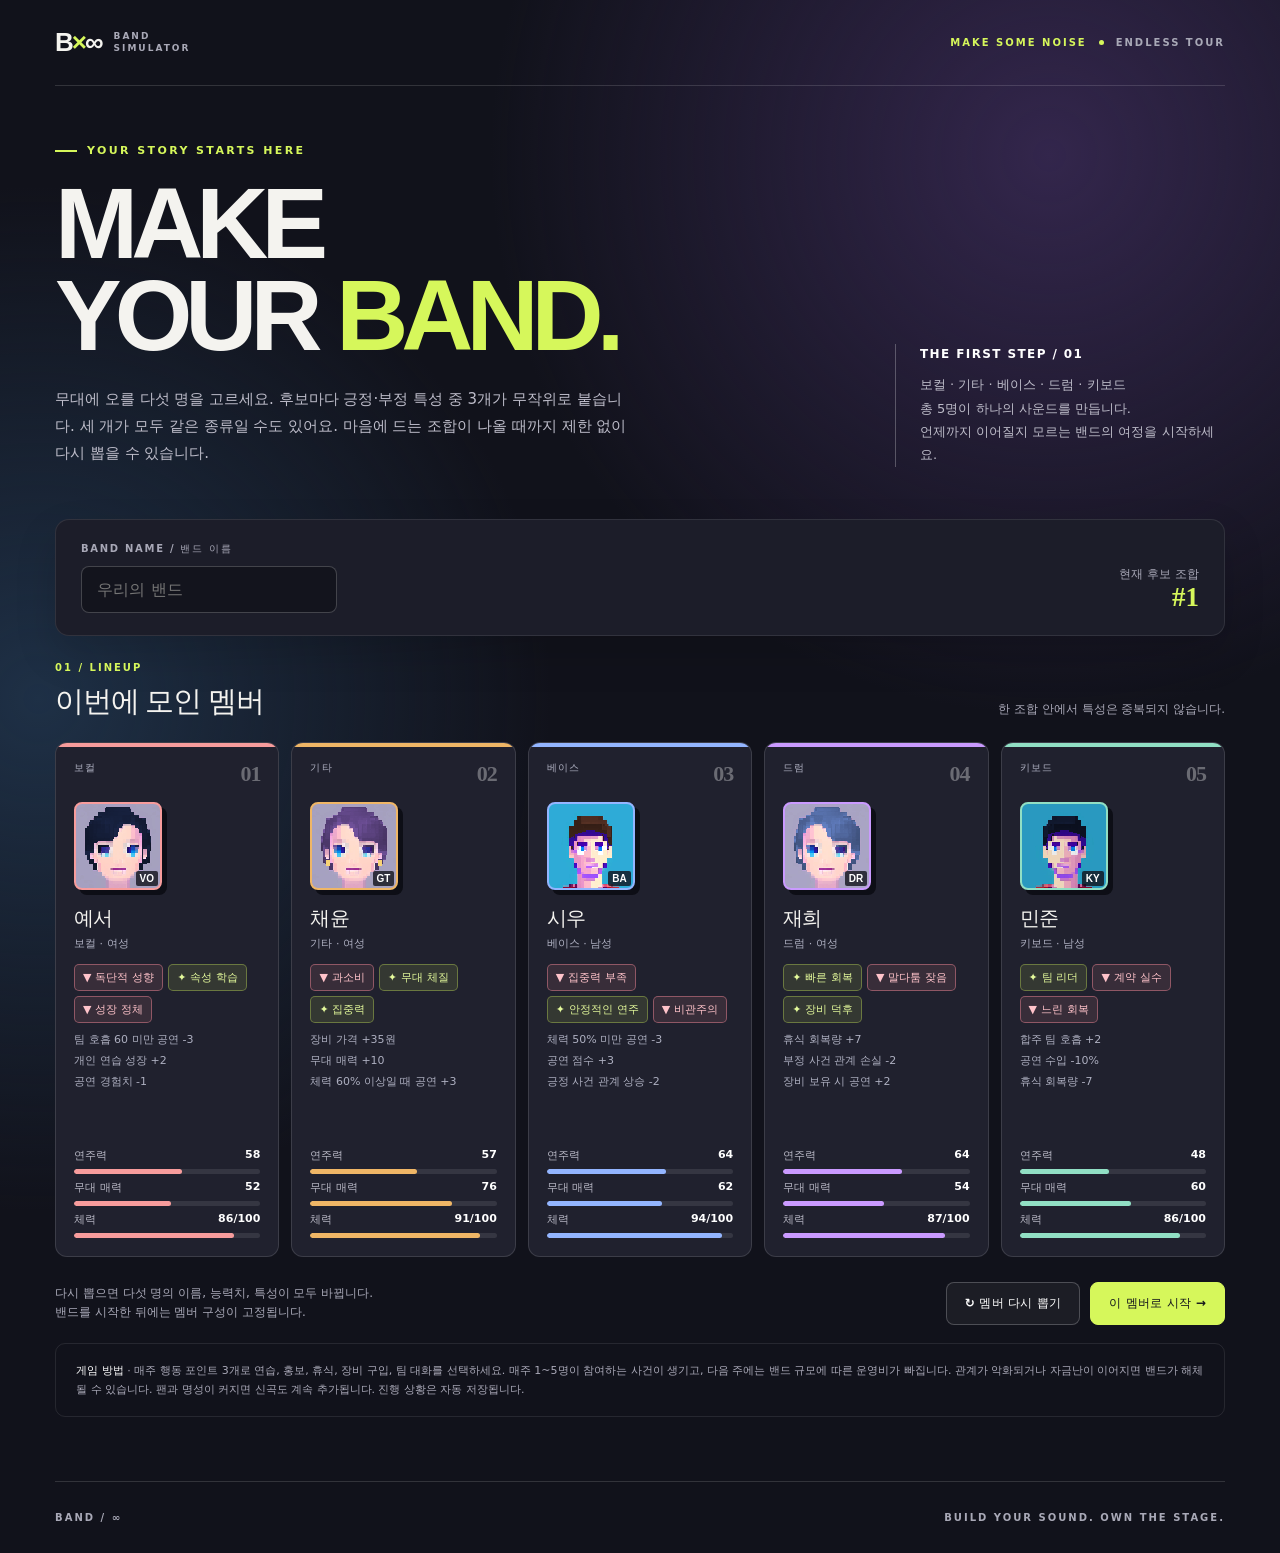
<file: bandsm/index.html>
<!doctype html>
<html lang="ko">
<head>
  <meta charset="utf-8">
  <meta name="viewport" content="width=device-width, initial-scale=1">
  <meta name="theme-color" content="#11121b">
  <title>BAND / ∞ — 밴드 시뮬레이션</title>
  <link rel="stylesheet" href="style.css">
  <script src="game.js" defer></script>
</head>
<body>
  <div class="site-shell">
    <header class="site-header">
      <a class="brand" href="./index.html" aria-label="BAND / 무한 처음으로"><span class="brand-mark">B<span>×</span>∞</span><span class="brand-copy">BAND<br>SIMULATOR</span></a>
      <div class="header-right"><span class="header-kicker">MAKE SOME NOISE</span><span class="header-dot" aria-hidden="true"></span><span>ENDLESS TOUR</span></div>
    </header>
    <main id="app" aria-live="polite"></main>
    <footer class="site-footer"><span>BAND / ∞</span><span>BUILD YOUR SOUND. OWN THE STAGE.</span></footer>
  </div>
</body>
</html>
</file>
<file: bandsm/style.css>
:root{font-family:'DM Sans','Noto Sans KR',system-ui,sans-serif;color:#f4f3ef;background:#11121b;font-synthesis:none;scroll-behavior:smooth}*{box-sizing:border-box}body{margin:0;min-width:320px;background:radial-gradient(circle at 82% 10%,#33264c 0,transparent 32%),radial-gradient(circle at 3% 45%,#1e3046 0,transparent 34%),#11121b}button,input{font:inherit}button{cursor:pointer}button:disabled{cursor:not-allowed;opacity:.45}button:focus-visible,input:focus-visible{outline:3px solid #e5ff6e;outline-offset:3px}a{color:inherit}.site-shell{max-width:1440px;min-height:100vh;margin:auto;padding:0 clamp(18px,4.3vw,64px)}.site-header,.site-footer{display:flex;justify-content:space-between;align-items:center}.site-header{height:86px;border-bottom:1px solid #ffffff23}.brand{display:flex;gap:12px;align-items:center;text-decoration:none}.brand-mark{font-family:Outfit,sans-serif;font-weight:900;font-size:26px;letter-spacing:-2px}.brand-mark span{color:#d6f75b}.brand-copy{font-size:9px;letter-spacing:2px;font-weight:800;line-height:1.25;color:#a9a9b7}.header-right,.site-footer{font-size:10px;font-weight:800;letter-spacing:2px;color:#a9a9b7}.header-right{display:flex;align-items:center;gap:12px}.header-kicker{color:#d6f75b}.header-dot{width:5px;height:5px;border-radius:50%;background:#d6f75b}.site-footer{border-top:1px solid #ffffff23;margin-top:64px;min-height:72px}.eyebrow{display:flex;align-items:center;gap:10px;color:#d6f75b;font-size:11px;font-weight:800;letter-spacing:2.4px;text-transform:uppercase}.eyebrow:before{content:'';width:22px;height:2px;background:currentColor}.hero{display:grid;grid-template-columns:1fr 330px;align-items:end;gap:48px;padding:58px 0 32px}.hero h1{font-family:Outfit,'Noto Sans KR',sans-serif;font-size:clamp(52px,7.8vw,112px);line-height:.92;letter-spacing:-.07em;margin:21px 0 24px;font-weight:900}.hero h1 em{font-style:normal;color:#d6f75b}.hero p{max-width:580px;color:#bdbcc9;line-height:1.8;font-size:15px;margin:0}.hero-aside{border-left:1px solid #ffffff42;padding-left:24px;color:#bdbcc9;font-size:13px;line-height:1.8}.hero-aside strong{display:block;color:#fff;font-size:12px;letter-spacing:1.4px;margin-bottom:8px}.section-head{display:flex;align-items:end;justify-content:space-between;gap:20px;margin:20px 0 20px}.section-head h2{font-family:Outfit,'Noto Sans KR',sans-serif;margin:7px 0 0;font-size:29px;letter-spacing:-.04em}.section-head p{color:#aaa9b8;font-size:12px;margin:0 0 4px}.section-index{font-size:10px;font-weight:800;letter-spacing:2px;color:#d6f75b}.panel{background:#1c1d29;border:1px solid #ffffff18;border-radius:14px;box-shadow:0 18px 40px #05050a25}.setup-bar{display:flex;justify-content:space-between;align-items:end;gap:20px;padding:22px 25px;margin:20px 0}.field-label{display:block;color:#a8a8b7;font-size:10px;letter-spacing:1.7px;font-weight:800;margin-bottom:10px}.name-input{width:min(320px,100%);background:#13141d;color:#fff;border:1px solid #ffffff34;border-radius:8px;padding:13px 15px;font-weight:700}.setup-count{text-align:right;color:#a8a8b7;font-size:12px}.setup-count strong{display:block;color:#d6f75b;font-family:Outfit;font-size:27px;line-height:1.1}.roster-grid{display:grid;grid-template-columns:repeat(5,minmax(0,1fr));gap:12px}.member-card{position:relative;overflow:hidden;min-height:292px;padding:18px;background:#20212e;border:1px solid #ffffff20;border-radius:12px}.member-card:before{content:'';position:absolute;inset:0 0 auto;height:4px;background:var(--accent,#d6f75b)}.member-top{display:flex;justify-content:space-between;gap:6px;color:#aeb0c1;font-size:10px;font-weight:800;letter-spacing:1.2px}.member-number{font-family:Outfit;font-size:22px;color:#ffffff55;letter-spacing:-1px}.member-icon{display:grid;place-items:center;width:52px;height:52px;border-radius:14px;background:color-mix(in srgb,var(--accent) 19%,transparent);font-family:Outfit;font-size:24px;font-weight:900;color:var(--accent);margin:15px 0}.member-card h3{font-size:20px;letter-spacing:-.04em;margin:0 0 4px}.member-role{color:#aeb0c1;font-size:11px;margin:0 0 13px}.trait{display:inline-block;background:#d6f75b1c;border:1px solid #d6f75b56;color:#e4fa9b;border-radius:5px;padding:5px 8px;font-size:11px;font-weight:800}.trait-desc{min-height:43px;font-size:11px;color:#aeb0c1;line-height:1.55;margin:9px 0 13px}.stat-line{display:flex;justify-content:space-between;color:#b8b8c5;font-size:11px;margin:6px 0}.stat-line strong{color:#fff}.meter{height:5px;background:#ffffff18;border-radius:20px;overflow:hidden}.meter span{display:block;height:100%;background:var(--accent,#d6f75b);border-radius:20px}.setup-actions{display:flex;justify-content:space-between;align-items:center;gap:15px;margin-top:25px}.setup-hint{color:#a8a8b7;font-size:12px;line-height:1.6}.button{display:inline-flex;align-items:center;justify-content:center;gap:9px;min-height:43px;padding:11px 18px;border-radius:8px;border:1px solid #ffffff38;background:#ffffff0c;color:#fff;font-size:12px;font-weight:800;letter-spacing:.2px;transition:transform .15s,background .15s}.button:hover:not(:disabled){transform:translateY(-2px);background:#ffffff20}.button-primary{color:#14151c;background:#d6f75b;border-color:#d6f75b}.button-primary:hover:not(:disabled){background:#e7ff91}.button-danger{color:#ffc8c8;border-color:#ff858544}.button-small{min-height:34px;padding:8px 12px;font-size:11px}.button-row{display:flex;flex-wrap:wrap;gap:10px}.game-heading{display:flex;align-items:end;justify-content:space-between;gap:22px;padding:48px 0 25px}.game-heading h1{font-family:Outfit,'Noto Sans KR',sans-serif;font-weight:900;letter-spacing:-.055em;font-size:clamp(40px,5vw,67px);margin:9px 0 0;line-height:1}.game-heading-sub{font-size:12px;color:#aaa9b8;text-align:right;line-height:1.8}.dashboard{display:grid;grid-template-columns:repeat(5,minmax(0,1fr));gap:10px;margin-bottom:28px}.metric{padding:18px 20px;background:#1e1f2b;border:1px solid #ffffff18;border-radius:10px}.metric-label{font-size:10px;color:#aaa9b8;font-weight:800;letter-spacing:1.5px}.metric-value{font-family:Outfit,'Noto Sans KR',sans-serif;font-size:28px;font-weight:800;margin-top:7px}.metric-value small{font-family:inherit;font-size:11px;color:#a8a8b7;margin-left:4px}.game-layout{display:grid;grid-template-columns:minmax(0,1.65fr) minmax(290px,1fr);gap:18px}.section-panel{padding:22px;margin-bottom:18px}.panel-head{display:flex;justify-content:space-between;align-items:center;gap:14px;margin-bottom:16px}.panel-head h2{font-size:18px;margin:0;letter-spacing:-.025em}.panel-head span{font-size:10px;color:#aaa9b8;font-weight:800;letter-spacing:1px}.muted{color:#aaa9b8;font-size:12px;line-height:1.65}.action-grid{display:grid;grid-template-columns:repeat(2,minmax(0,1fr));gap:10px}.action-card{border:1px solid #ffffff20;border-radius:10px;padding:15px;background:#151621}.action-card h3{font-size:13px;margin:0 0 6px}.action-card p{font-size:11px;color:#b9b9c7;line-height:1.6;margin:0 0 11px;min-height:34px}.action-foot{display:flex;justify-content:space-between;align-items:center;gap:8px}.cost{font-size:10px;color:#d6f75b;font-weight:800}.action-card select{width:100%;background:#232432;border:1px solid #ffffff38;color:#fff;border-radius:6px;padding:7px;margin-bottom:9px;font-size:11px}.setlist{display:grid;gap:8px}.song-option{display:flex;justify-content:space-between;gap:12px;align-items:center;padding:10px 12px;background:#151621;border:1px solid #ffffff1c;border-radius:7px;cursor:pointer}.song-option:has(input:checked){border-color:#d6f75b8c;background:#d6f75b10}.song-option input{accent-color:#d6f75b}.song-name{font-size:12px;font-weight:800}.song-sub{color:#aaa9b8;font-size:10px;margin-top:3px}.song-badge{font-size:10px;color:#d6f75b;white-space:nowrap}.venue{background:linear-gradient(135deg,#463256,#242334 62%,#252539);border:1px solid #ffffff20;border-radius:11px;padding:18px;margin-bottom:15px}.venue-kicker{font-size:10px;font-weight:800;color:#d6f75b;letter-spacing:1.5px}.venue h3{font-size:24px;margin:9px 0}.venue-stats{display:flex;flex-wrap:wrap;gap:13px;color:#e2deec;font-size:11px}.venue-stats strong{color:#fff}.performance-buttons{display:flex;gap:8px;flex-wrap:wrap;margin-top:14px}.warning{font-size:11px;color:#ffe29b;margin:10px 0 0}.compact-members{display:grid;grid-template-columns:repeat(5,minmax(0,1fr));gap:7px}.compact-member{padding:10px;background:#14151f;border:1px solid #ffffff16;border-radius:7px}.compact-member strong{display:block;font-size:11px;white-space:nowrap;overflow:hidden;text-overflow:ellipsis}.compact-member small{display:block;color:#aaa9b8;margin:4px 0;font-size:9px}.compact-member .trait{font-size:9px;padding:3px 5px;margin:4px 0 7px}.compact-member .meter{margin:6px 0}.log-list{list-style:none;padding:0;margin:0}.log-list li{padding:10px 0;border-top:1px solid #ffffff14;font-size:11px;color:#c6c5d0;line-height:1.6}.log-list li:first-child{border-top:0}.log-list time{display:block;font-size:9px;color:#d6f75b;font-weight:800;letter-spacing:1px}.result{border:1px solid #d6f75b66;background:linear-gradient(135deg,#27312b,#1b2028);border-radius:10px;padding:18px;margin-bottom:15px}.result-grade{font-family:Outfit;font-size:50px;font-weight:900;color:#d6f75b;line-height:1}.result h3{margin:7px 0 8px}.result p{color:#c8cfcb;font-size:11px;line-height:1.7}.result-data{display:flex;flex-wrap:wrap;gap:9px}.result-data span{background:#ffffff13;padding:6px 9px;border-radius:5px;font-size:10px}.ending{max-width:850px;margin:65px auto;text-align:center;padding:30px 20px}.ending .eyebrow{justify-content:center}.ending h1{font-family:Outfit,'Noto Sans KR';font-size:clamp(56px,9vw,110px);line-height:1;margin:18px 0;letter-spacing:-.06em}.ending h1 span{color:#d6f75b}.ending p{color:#bfc0cb;line-height:1.8}.ending .dashboard{grid-template-columns:repeat(4,1fr);margin:32px 0}.ending .button-row{justify-content:center}.help{padding:17px 20px;margin-top:18px;border:1px solid #ffffff17;border-radius:10px;color:#aaa9b8;font-size:11px;line-height:1.75}.help strong{color:#fff}.toast{position:fixed;left:50%;bottom:22px;transform:translateX(-50%);background:#d6f75b;color:#15161c;padding:12px 18px;border-radius:8px;box-shadow:0 10px 40px #0008;font-size:12px;font-weight:800;z-index:10;max-width:calc(100vw - 30px);text-align:center}.hidden{display:none!important}
@media(max-width:1100px){.roster-grid{grid-template-columns:repeat(3,1fr)}.game-layout{grid-template-columns:1fr}.dashboard{grid-template-columns:repeat(3,1fr)}}@media(max-width:700px){.site-header{height:68px}.header-kicker,.header-dot{display:none}.hero{grid-template-columns:1fr;padding-top:38px;gap:22px}.hero-aside{padding-left:14px}.roster-grid{grid-template-columns:repeat(2,1fr)}.setup-bar{align-items:stretch;flex-direction:column}.setup-count{text-align:left}.setup-actions{align-items:stretch;flex-direction:column}.setup-actions .button-row{width:100%}.setup-actions .button{flex:1}.dashboard{grid-template-columns:repeat(2,1fr)}.game-heading{align-items:start;flex-direction:column}.game-heading-sub{text-align:left}.compact-members{grid-template-columns:repeat(3,1fr)}.ending .dashboard{grid-template-columns:repeat(2,1fr)}}@media(max-width:440px){.roster-grid{grid-template-columns:1fr}.member-card{min-height:auto}.member-icon{margin:10px 0}.action-grid{grid-template-columns:1fr}.compact-members{grid-template-columns:repeat(2,1fr)}.header-right{font-size:8px}.site-footer{font-size:8px;letter-spacing:1px}}

.dashboard{grid-template-columns:repeat(6,minmax(0,1fr))}.event-panel{padding:20px 23px;margin-bottom:18px;border-radius:12px;border:1px solid #ffffff32;background:linear-gradient(120deg,#213c38,#1d2531)}.event-negative{background:linear-gradient(120deg,#49303b,#242230);border-color:#f7a1aa57}.event-meta{font-size:10px;letter-spacing:1.7px;font-weight:800;color:#d6f75b}.event-negative .event-meta{color:#ffb4bb}.event-panel h2{margin:8px 0;font-size:22px}.event-panel p{font-size:12px;line-height:1.7;color:#dddbe5;margin:0 0 10px}.event-panel strong{font-size:11px;color:#d6f75b}.event-negative strong{color:#ffb4bb}.risk-note{padding:13px 16px;margin-bottom:18px;border-radius:8px;color:#ffd9a7;background:#5c392755;border:1px solid #e9a45a77;font-size:11px;line-height:1.7}.relationship-grid{display:grid;grid-template-columns:repeat(2,minmax(0,1fr));gap:10px}.relationship-row{padding:10px 12px;border-radius:8px;border:1px solid #ffffff18;background:#14151f}.relationship-label{display:flex;justify-content:space-between;gap:8px;align-items:center;font-size:10px;margin-bottom:8px}.relationship-label strong{font-size:11px}.relationship-label span{color:#b9b9c5;white-space:nowrap}.relationship-low{border-color:#ff929266}.relationship-low .meter span{background:#ff8792}.relationship-row .meter{height:6px}
@media(max-width:1100px){.dashboard{grid-template-columns:repeat(3,minmax(0,1fr))}}@media(max-width:700px){.dashboard{grid-template-columns:repeat(2,minmax(0,1fr))}}@media(max-width:520px){.relationship-grid{grid-template-columns:1fr}}

.member-portrait,.compact-portrait{background-color:#383447;background-image:url('assets/portrait-atlas.png');background-repeat:no-repeat;background-size:400% 400%;background-position:var(--portrait-x) var(--portrait-y);image-rendering:pixelated;border:2px solid var(--accent,#d6f75b);box-shadow:5px 5px 0 #0d0e16;overflow:hidden}.member-portrait{position:relative;width:88px;height:88px;margin:15px 0;border-radius:8px}.member-portrait span{position:absolute;right:2px;bottom:2px;background:#11121bcc;color:#fff;font:800 10px 'Outfit',sans-serif;padding:2px 4px;border-radius:2px}.compact-portrait{width:52px;height:52px;margin-bottom:10px;border-radius:5px}.event-participants{display:flex;flex-wrap:wrap;gap:5px;margin:11px 0}.event-participants span{font-size:10px;font-weight:800;border:1px solid #ffffff4a;background:#ffffff18;border-radius:5px;padding:4px 7px}.cutscene{position:fixed;inset:0;z-index:100;display:grid;place-items:center;padding:18px;background:#080911ee;backdrop-filter:blur(9px)}.cutscene-card{width:min(100%,1000px);background:#171824;border:1px solid #d6f75b66;border-radius:12px;overflow:hidden;box-shadow:0 25px 90px #000c}.cutscene-head,.cutscene-foot{display:flex;justify-content:space-between;align-items:center;gap:10px;padding:14px 18px;color:#d6f75b;font-size:11px;font-weight:800;letter-spacing:1.2px}.cutscene-head span,.cutscene-foot span{color:#d7d6df}.cutscene canvas{display:block;width:100%;height:auto;max-height:calc(100vh - 150px);object-fit:contain;background:#171225;image-rendering:pixelated}.cutscene-foot{border-top:1px solid #ffffff24}@media(max-width:520px){.cutscene-head,.cutscene-foot{font-size:9px;padding:9px}.cutscene-foot span{max-width:62%;line-height:1.5}}

.trait-list{display:flex;flex-wrap:wrap;align-items:flex-start;gap:5px;margin:8px 0}.trait-negative{background:#ff8e9b1c;border-color:#ff8e9b70;color:#ffc3ca}.trait-detail-list{min-height:105px;margin:8px 0 12px}.trait-detail-list .trait-desc{min-height:0;margin:4px 0}.compact-member .trait-list{margin:6px 0}.compact-member .trait{margin:0;line-height:1.3;white-space:normal}.setlist{max-height:430px;overflow-y:auto;padding-right:4px}.new-song-note{color:#e6faab!important;font-weight:800}
</file>
